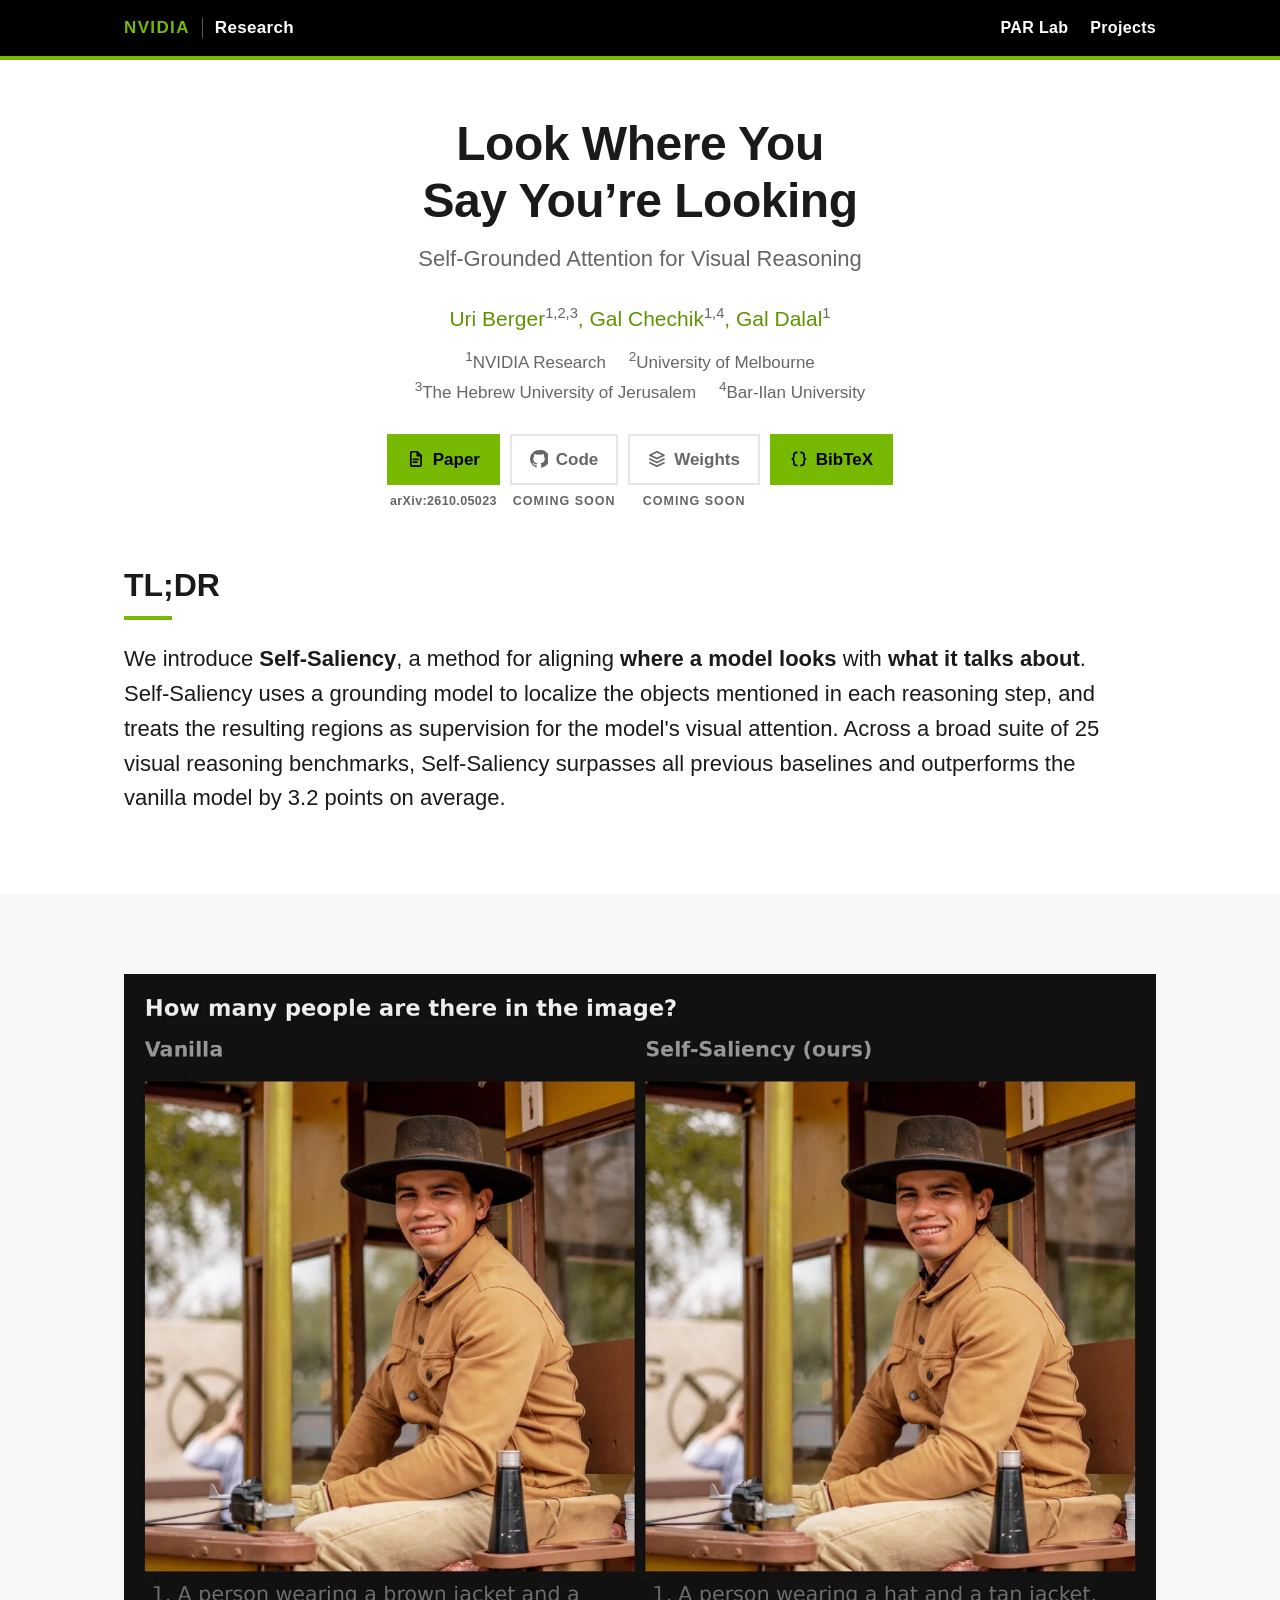
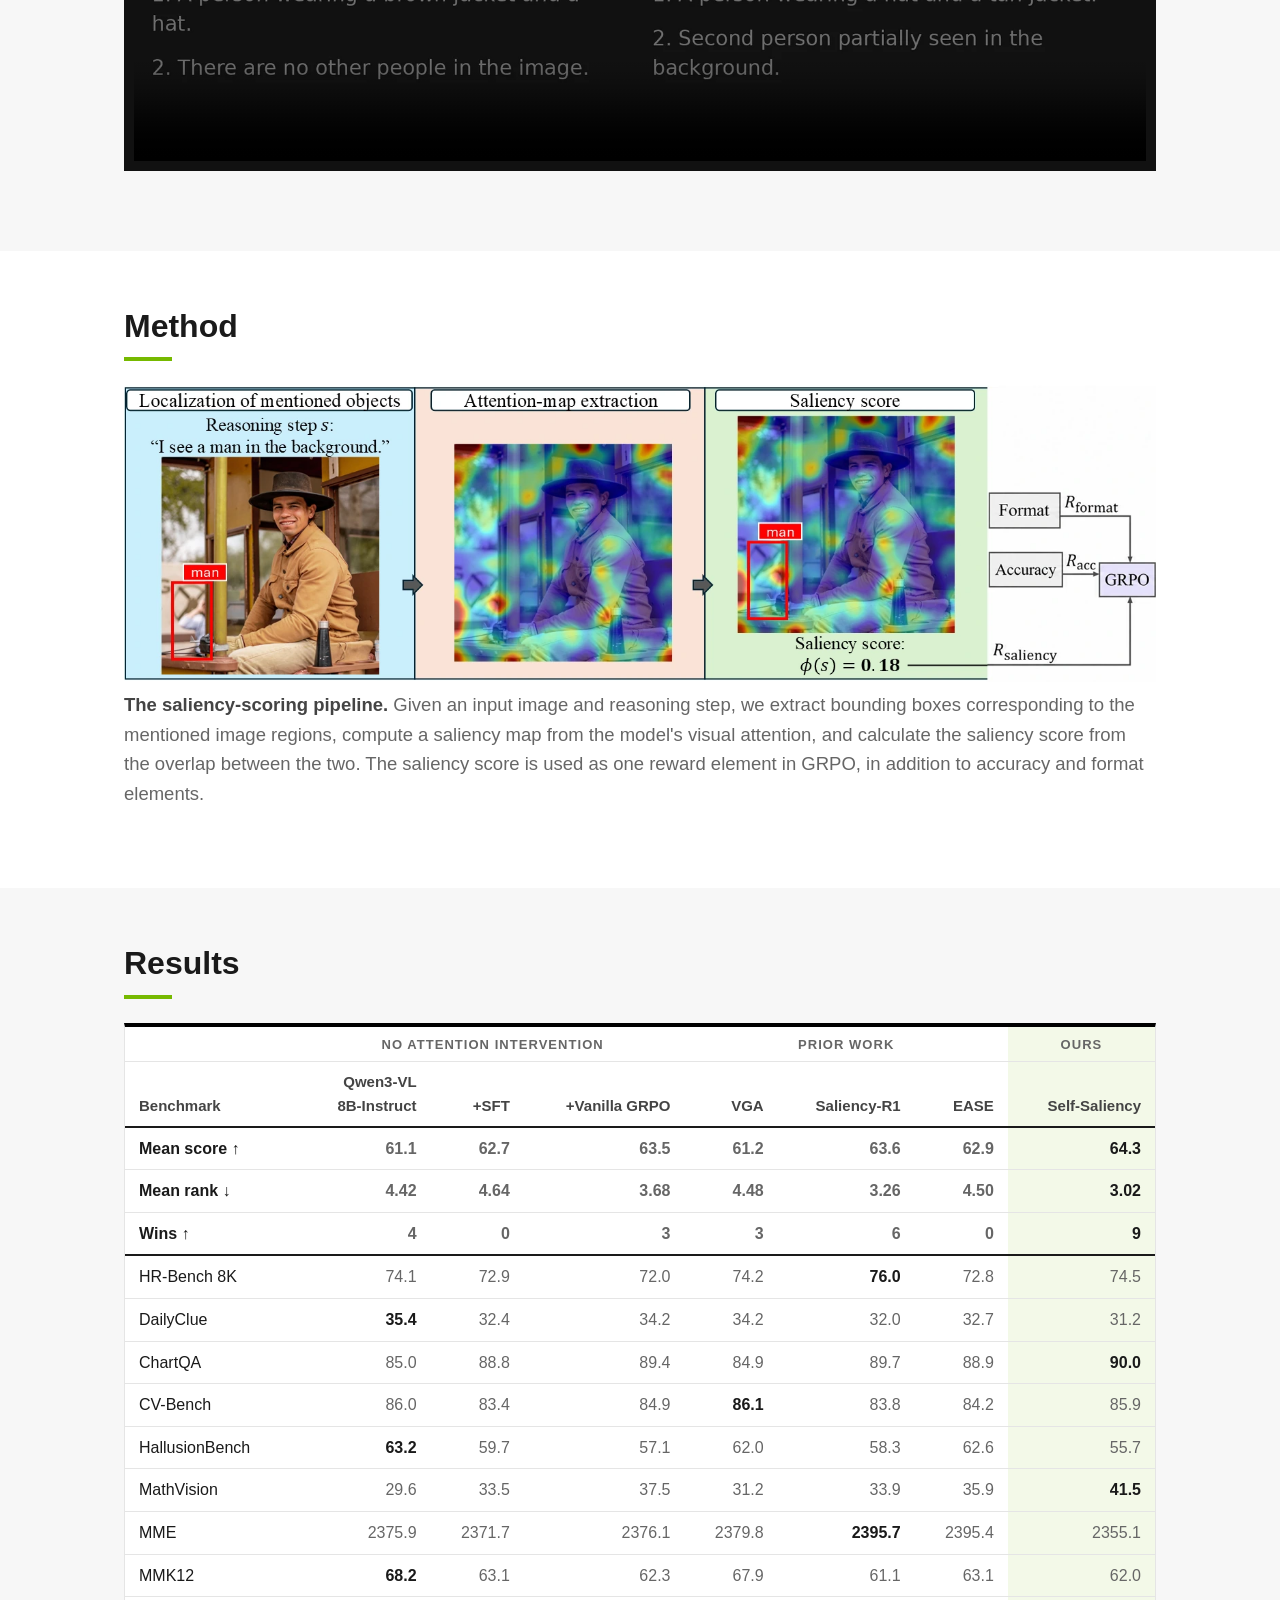
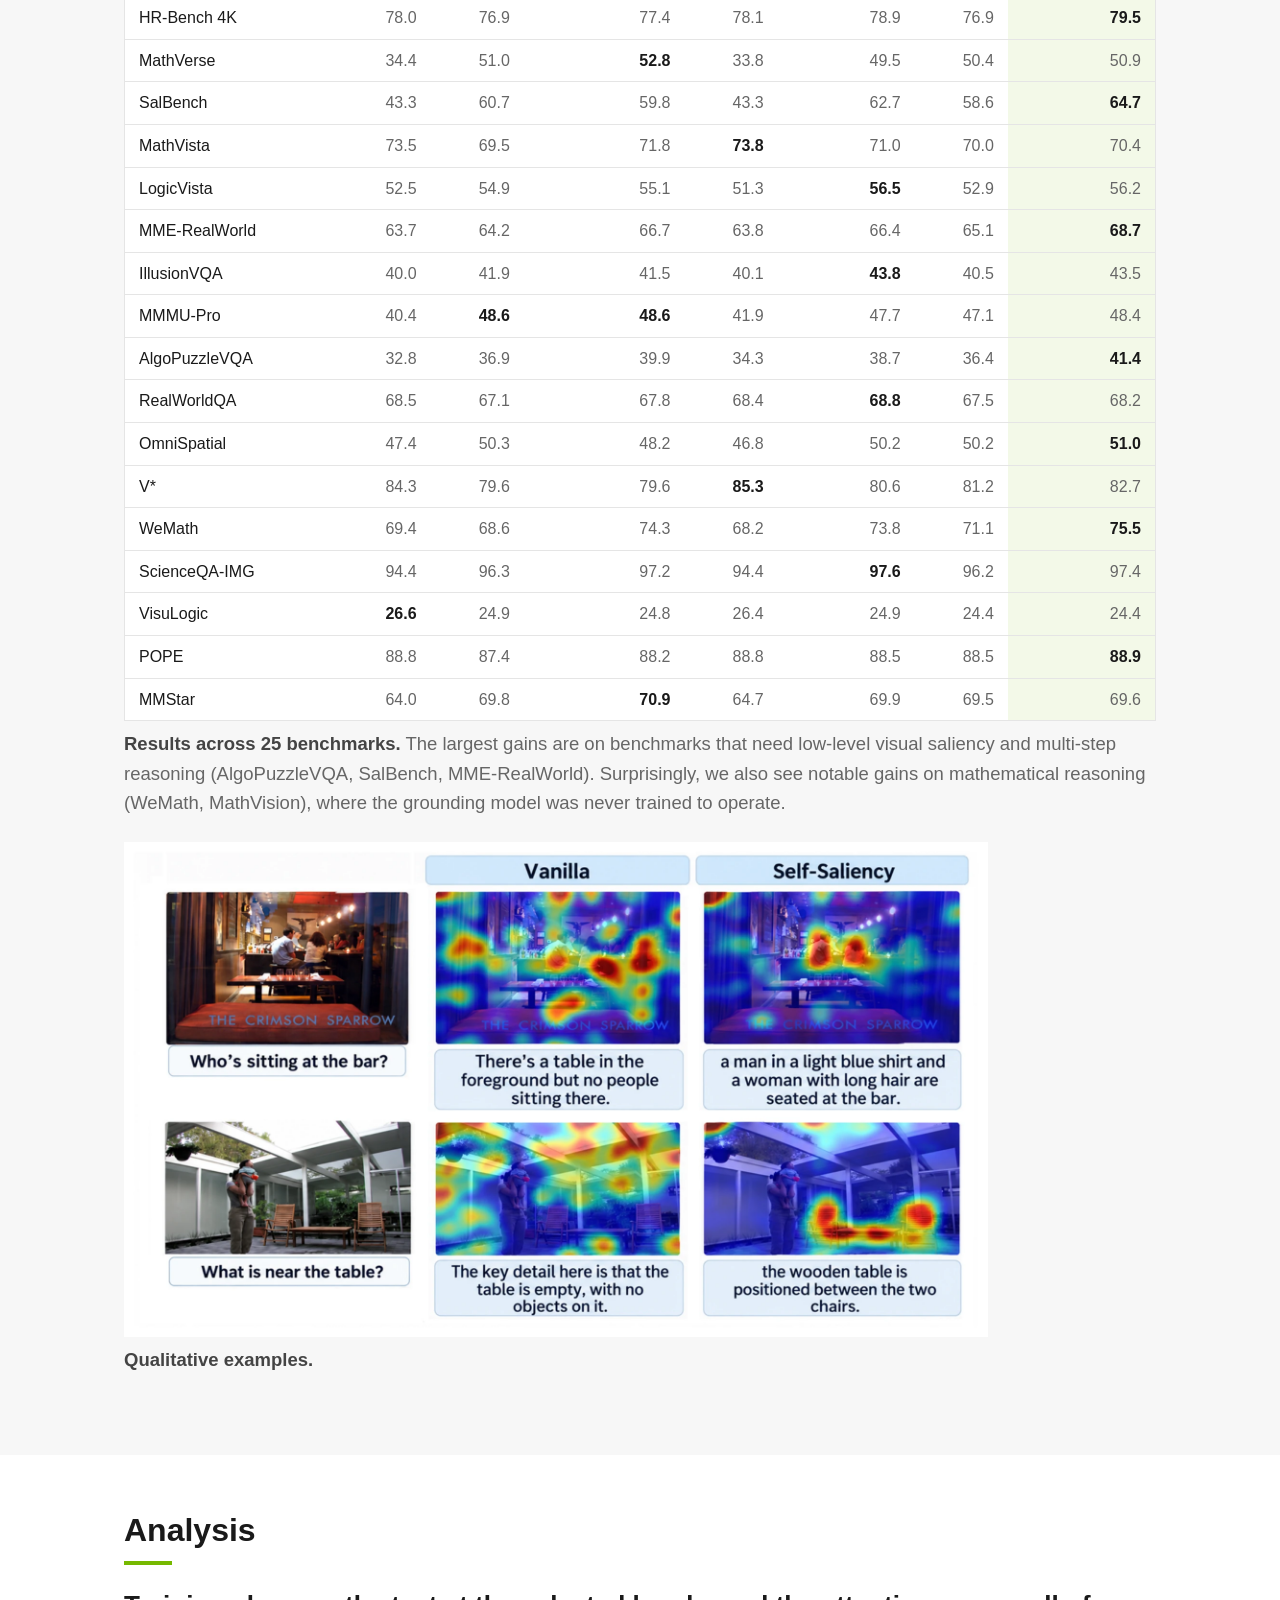
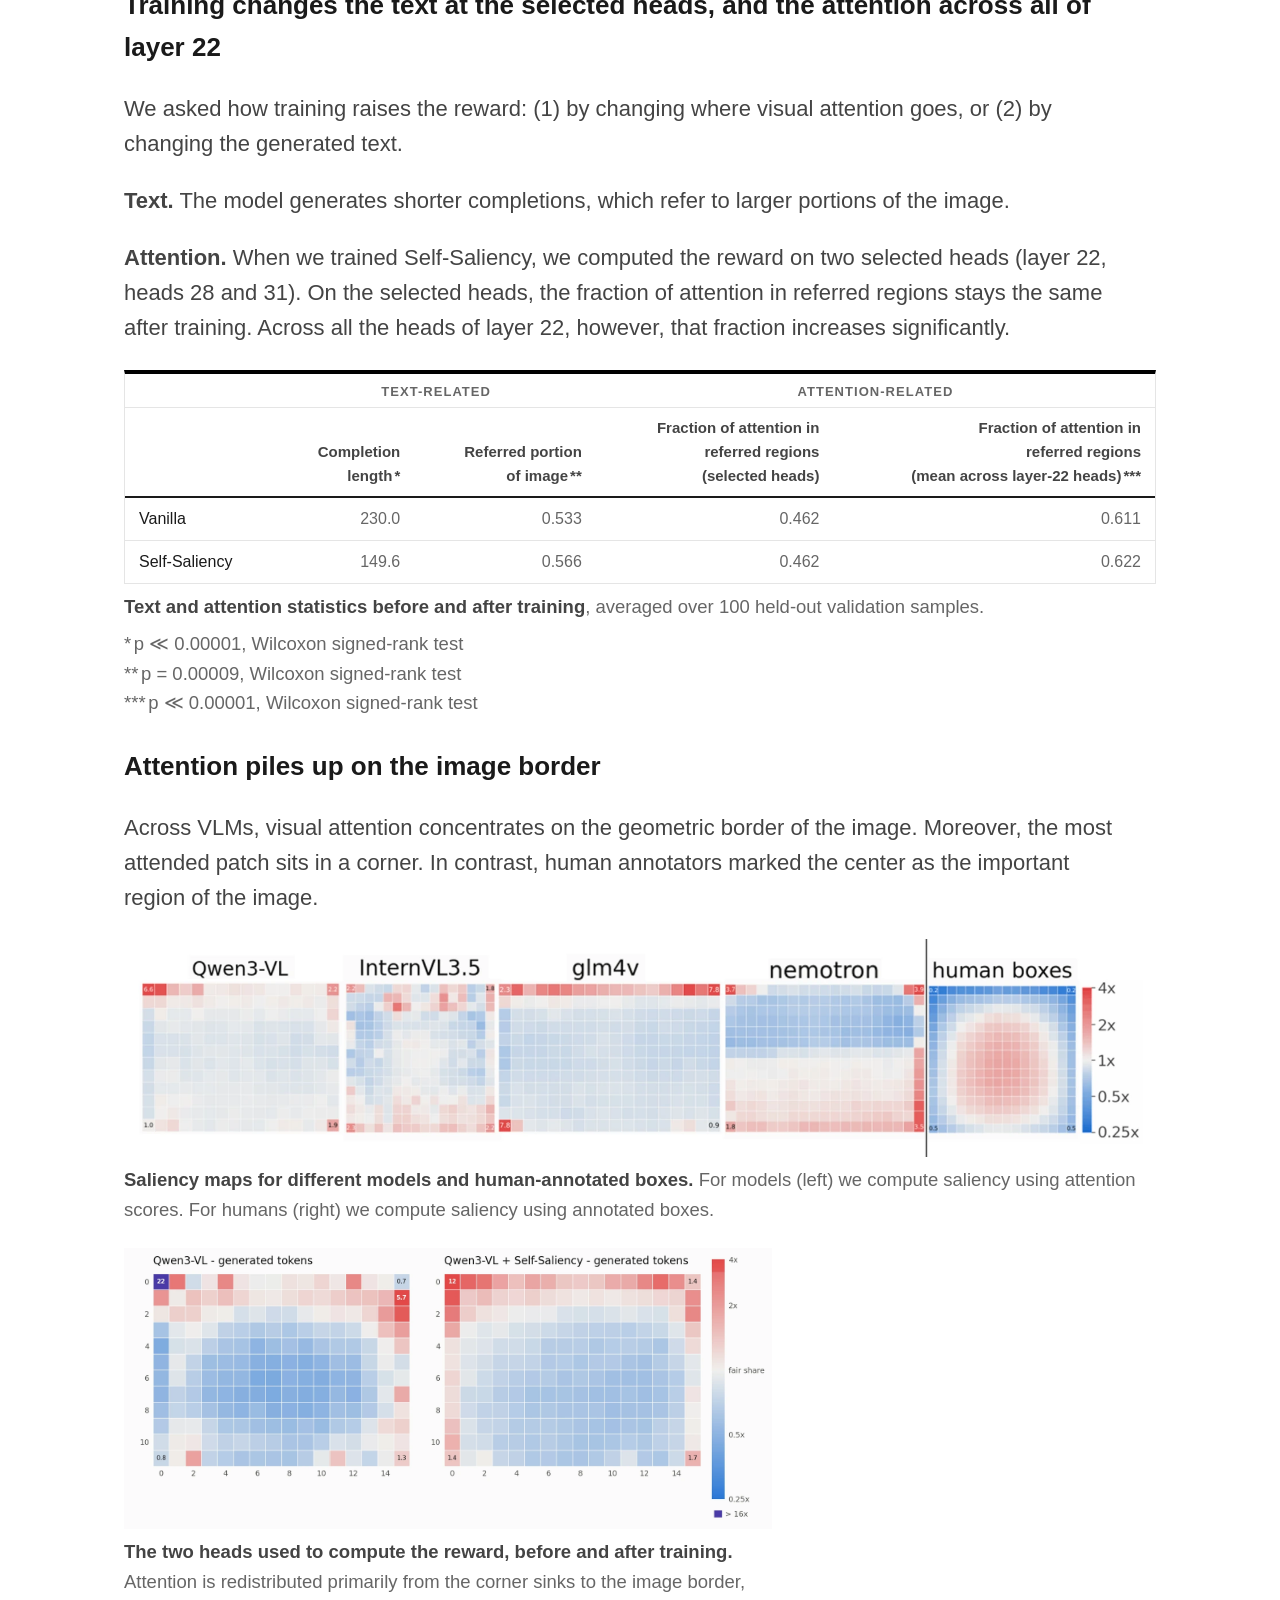
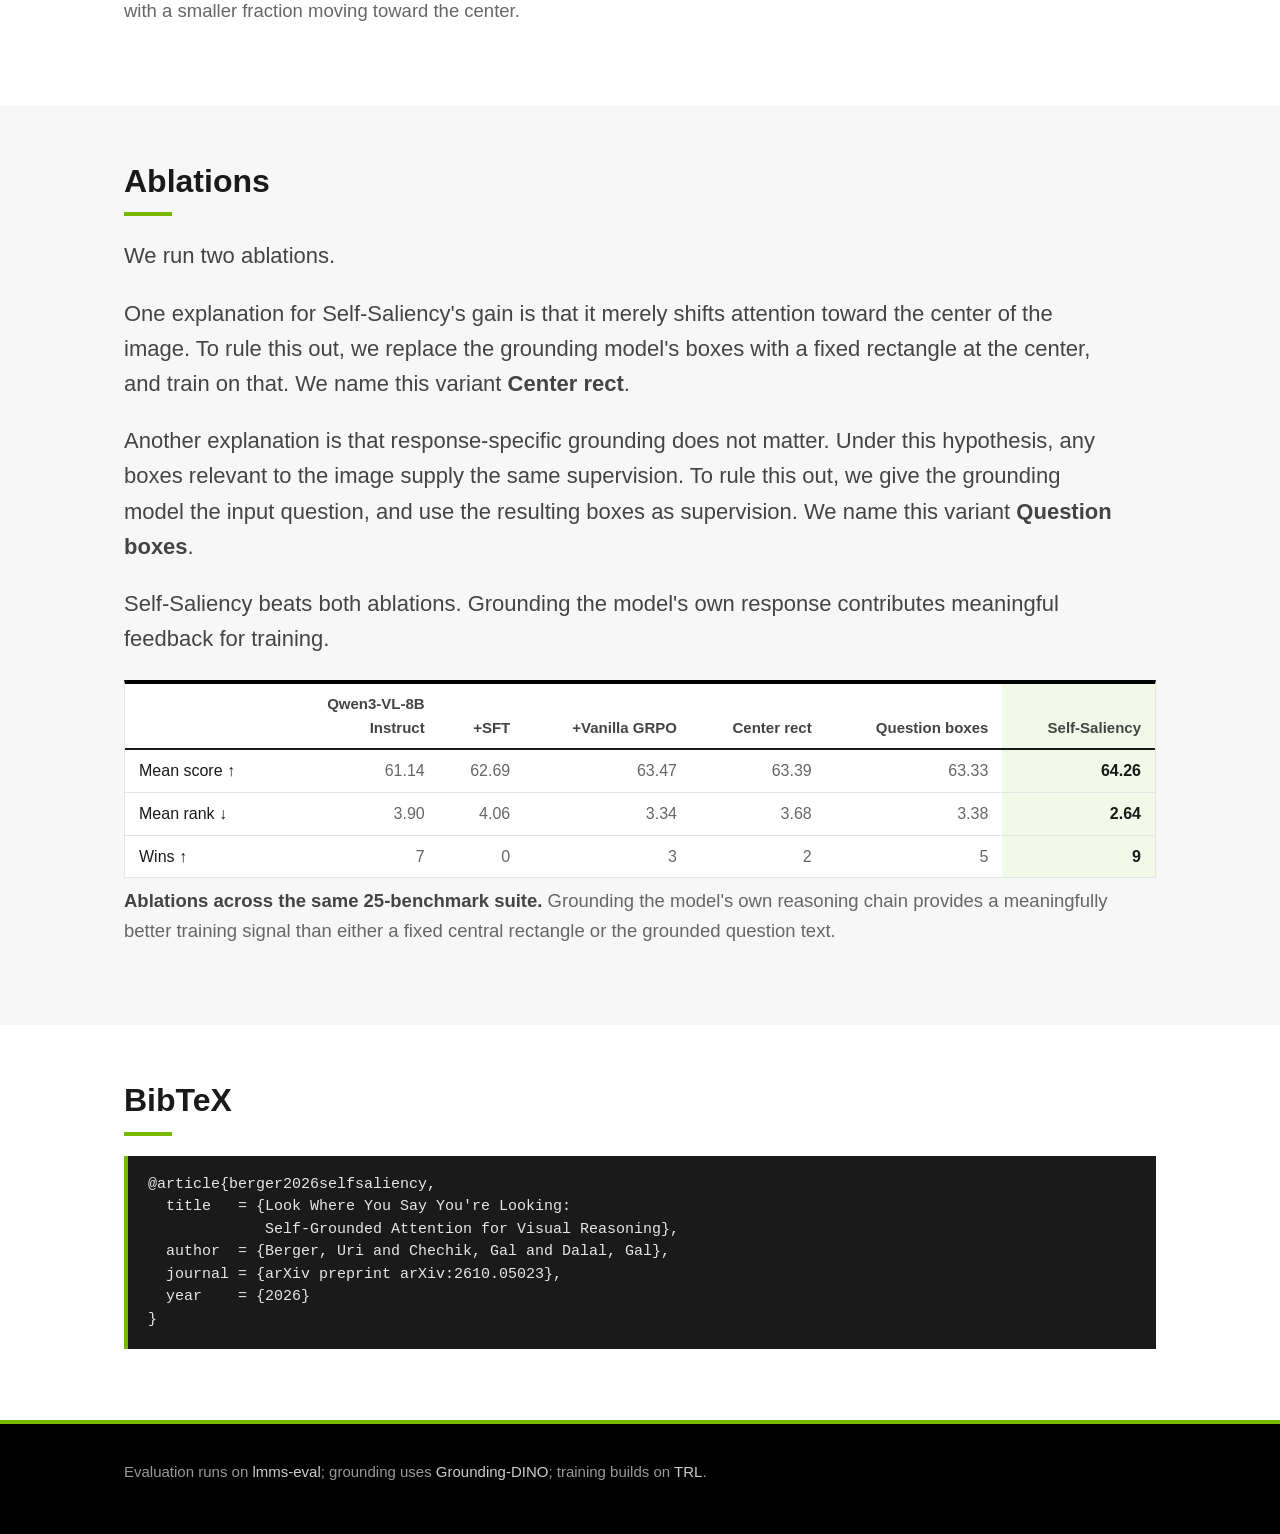
<file: index.html>
<!DOCTYPE html>
<html lang="en">
<head>
<meta charset="utf-8">
<meta name="viewport" content="width=device-width, initial-scale=1">

<title>Self-Saliency &mdash; Look Where You Say You're Looking</title>
<meta name="description" content="Self-Saliency post-trains a vision-language model to put its visual attention inside the image regions its own reasoning chain just named. Best mean score, best mean rank and most wins across a 25-benchmark visual-reasoning suite.">

<link rel="canonical" href="https://uriberger.github.io/self-saliency/">
<meta property="og:type" content="website">
<meta property="og:title" content="Self-Saliency: Look Where You Say You're Looking">
<meta property="og:description" content="Grounding a VLM's own reasoning chain, and rewarding it for attending to the regions it just described.">
<meta property="og:url" content="https://uriberger.github.io/self-saliency/">
<meta property="og:image" content="https://uriberger.github.io/self-saliency/static/images/og-image.jpg">
<meta name="twitter:card" content="summary_large_image">

<!-- Google Scholar -->
<meta name="citation_title" content="Look Where You Say You're Looking: Self-Grounded Attention for Visual Reasoning">
<meta name="citation_author" content="Berger, Uri">
<meta name="citation_author" content="Chechik, Gal">
<meta name="citation_author" content="Dalal, Gal">
<meta name="citation_publication_date" content="2026/10/04">
<meta name="citation_arxiv_id" content="2610.05023">
<meta name="citation_abstract_html_url" content="https://arxiv.org/abs/2610.05023">
<meta name="citation_pdf_url" content="https://arxiv.org/pdf/2610.05023">

<link rel="icon" href="data:image/svg+xml,<svg xmlns='http://www.w3.org/2000/svg' viewBox='0 0 32 32'><circle cx='16' cy='16' r='13' fill='none' stroke='%2376b900' stroke-width='3'/><circle cx='16' cy='16' r='4' fill='%2376b900'/></svg>">
<link rel="stylesheet" href="static/css/nvidia-project.css">
<link rel="stylesheet" href="static/css/index.css">
</head>

<body class="nv">
<a class="skip" href="#main">Skip to content</a>

<header class="nv-topbar">
  <div class="nv-container">
    <a class="nv-brand" href="https://research.nvidia.com/">
      <span class="nv-brand-mark">NVIDIA</span><span class="nv-brand-sep"></span><span>Research</span>
    </a>
    <nav class="nv-topnav" aria-label="NVIDIA Research">
      <a href="https://research.nvidia.com/labs/par/">PAR Lab</a>
      <a href="https://research.nvidia.com/labs/par/projects/">Projects</a>
    </nav>
  </div>
</header>

<main id="main">

<!-- ================================ hero ================================ -->
<div class="nv-container nv-paper-head">
  <h1>Look Where You Say You&rsquo;re Looking</h1>
  <p class="nv-subtitle">Self-Grounded Attention for Visual Reasoning</p>

  <!-- Uri Berger has no research.nvidia.com/person page; wrap the name in an
       <a> once there is a homepage to point at. -->
  <p class="nv-authors">
    Uri Berger<sup>1,2,3</sup>,
    <a href="https://research.nvidia.com/person/gal-chechik">Gal Chechik</a><sup>1,4</sup>,
    <a href="https://research.nvidia.com/person/gal-dalal">Gal Dalal</a><sup>1</sup>
  </p>
  <p class="nv-affil">
    <span><sup>1</sup>NVIDIA Research</span>
    <span><sup>2</sup>University of Melbourne</span>
    <span><sup>3</sup>The Hebrew University of Jerusalem</span>
    <span><sup>4</sup>Bar-Ilan University</span>
  </p>

  <ul class="nv-buttons">
    <li><a class="nv-btn" href="https://arxiv.org/abs/2610.05023">
      <svg class="ico-stroke" viewBox="0 0 16 16" aria-hidden="true"><path d="M9.2 1.6H4.4a1 1 0 00-1 1v10.8a1 1 0 001 1h7.2a1 1 0 001-1V5zM9.2 1.6V5h3.4M5.7 8.4h4.6M5.7 10.8h3.2"/></svg>
      Paper</a><span class="nv-btn-note">arXiv:2610.05023</span></li>
    <li><a class="nv-btn" aria-disabled="true" title="The code release is not public yet">
      <svg class="ico-fill" viewBox="0 0 16 16" aria-hidden="true"><path d="M8 0a8 8 0 00-2.5 15.6c.4.07.55-.17.55-.38v-1.3C3.83 14.3 3.35 13 3.35 13c-.36-.92-.89-1.17-.89-1.17-.73-.5.06-.49.06-.49.8.06 1.23.83 1.23.83.72 1.23 1.88.87 2.34.67.07-.52.28-.87.51-1.07-1.78-.2-3.64-.89-3.64-3.95 0-.87.31-1.59.82-2.15-.08-.2-.36-1.02.08-2.12 0 0 .67-.21 2.2.82a7.6 7.6 0 014 0c1.53-1.03 2.2-.82 2.2-.82.44 1.1.16 1.92.08 2.12.51.56.82 1.28.82 2.15 0 3.07-1.87 3.75-3.65 3.95.29.25.54.73.54 1.48v2.2c0 .21.14.46.55.38A8 8 0 008 0z"/></svg>
      Code</a><span class="nv-btn-note nv-btn-note--soon">Coming soon</span></li>
    <li><a class="nv-btn" aria-disabled="true" title="The trained checkpoints are not released yet">
      <svg class="ico-stroke" viewBox="0 0 16 16" aria-hidden="true"><path d="M8 1.5l6.3 3.1L8 7.7 1.7 4.6zM1.7 8l6.3 3.1L14.3 8M1.7 11.4l6.3 3.1 6.3-3.1"/></svg>
      Weights</a><span class="nv-btn-note nv-btn-note--soon">Coming soon</span></li>
    <li><a class="nv-btn" href="#bibtex">
      <svg class="ico-stroke" viewBox="0 0 16 16" aria-hidden="true"><path d="M6.1 2.2c-2 0-2.7 1.2-2.7 2.7v1.3c0 1-.5 1.5-1.4 1.8.9.3 1.4.8 1.4 1.8v1.3c0 1.5.7 2.7 2.7 2.7M9.9 2.2c2 0 2.7 1.2 2.7 2.7v1.3c0 1 .5 1.5 1.4 1.8-.9.3-1.4.8-1.4 1.8v1.3c0 1.5-.7 2.7-2.7 2.7"/></svg>
      BibTeX</a></li>
  </ul>
</div>

<!-- =============================== tl;dr =============================== -->
<section class="nv-section" aria-labelledby="tldr-h">
  <div class="nv-container nv-tldr">
    <h2 id="tldr-h">TL;DR</h2>
    <p>
      We introduce <b>Self-Saliency</b>, a method for aligning <b>where a model
      looks</b> with <b>what it talks about</b>. Self-Saliency uses a grounding
      model to localize the objects mentioned in each reasoning step, and treats
      the resulting regions as supervision for the model's visual attention.
      Across a broad suite of 25 visual reasoning benchmarks, Self-Saliency
      surpasses all previous baselines and outperforms the vanilla model by 3.2
      points on average.
    </p>
  </div>
</section>

<!-- ============================== teaser ================================ -->
<section class="nv-section nv-alt" aria-label="Teaser">
  <div class="nv-container">
    <figure class="nv-figure nv-figure--dark">
      <video id="teaser" playsinline muted loop controls preload="metadata"
             poster="static/images/chain-poster.webp">
        <source src="static/videos/chain.mp4" type="video/mp4">
        Your browser cannot play this video. It shows two counting questions
        answered side by side: the vanilla model's visual attention scatters and
        it miscounts, while Self-Saliency's attention lands on the people its
        reasoning names and it counts correctly.
      </video>
    </figure>
  </div>
</section>

<!-- =============================== method =============================== -->
<section class="nv-section" aria-labelledby="method-h">
  <div class="nv-container">
    <h2 id="method-h">Method</h2>
    <figure class="nv-figure">
      <img src="static/images/fig2.webp" width="1512" height="435" loading="lazy"
           alt="Pipeline diagram: an input image and reasoning step feed a grounding model that produces bounding boxes; the model's visual attention produces a saliency map; the overlap between the two gives a saliency score, which joins the format and accuracy rewards as input to GRPO.">
      <figcaption>
        <b>The saliency-scoring pipeline.</b> Given an input image and reasoning
        step, we extract bounding boxes corresponding to the mentioned image
        regions, compute a saliency map from the model's visual attention, and
        calculate the saliency score from the overlap between the two. The
        saliency score is used as one reward element in GRPO, in addition to
        accuracy and format elements.
      </figcaption>
    </figure>
  </div>
</section>

<!-- =============================== results ============================== -->
<section class="nv-section nv-alt" aria-labelledby="results-h">
  <div class="nv-container">
    <h2 id="results-h">Results</h2>

    <figure class="nv-figure">
      <div class="nv-table-scroll">
        <table>
          <thead>
            <tr class="colgroup">
              <td></td>
              <th colspan="3" scope="colgroup">No attention intervention</th>
              <th colspan="3" scope="colgroup">Prior work</th>
              <th class="col-ours" scope="colgroup">Ours</th>
            </tr>
            <tr>
              <th scope="col">Benchmark</th>
              <th scope="col">Qwen3-VL<br>8B-Instruct</th>
              <th scope="col">+SFT</th>
              <th scope="col">+Vanilla GRPO</th>
              <th scope="col">VGA</th>
              <th scope="col">Saliency-R1</th>
              <th scope="col">EASE</th>
              <th scope="col" class="col-ours">Self-Saliency</th>
            </tr>
          </thead>
          <tbody>
            <tr class="summary"><th scope="row">Mean score &uarr;</th><td>61.1</td><td>62.7</td><td>63.5</td><td>61.2</td><td>63.6</td><td>62.9</td><td class="col-ours best">64.3</td></tr>
            <tr class="summary"><th scope="row">Mean rank &darr;</th><td>4.42</td><td>4.64</td><td>3.68</td><td>4.48</td><td>3.26</td><td>4.50</td><td class="col-ours best">3.02</td></tr>
            <tr class="summary"><th scope="row">Wins &uarr;</th><td>4</td><td>0</td><td>3</td><td>3</td><td>6</td><td>0</td><td class="col-ours best">9</td></tr>
          </tbody>
          <tbody>
            <tr><th scope="row">HR-Bench 8K</th><td>74.1</td><td>72.9</td><td>72.0</td><td>74.2</td><td class="best">76.0</td><td>72.8</td><td class="col-ours">74.5</td></tr>
            <tr><th scope="row">DailyClue</th><td class="best">35.4</td><td>32.4</td><td>34.2</td><td>34.2</td><td>32.0</td><td>32.7</td><td class="col-ours">31.2</td></tr>
            <tr><th scope="row">ChartQA</th><td>85.0</td><td>88.8</td><td>89.4</td><td>84.9</td><td>89.7</td><td>88.9</td><td class="col-ours best">90.0</td></tr>
            <tr><th scope="row">CV-Bench</th><td>86.0</td><td>83.4</td><td>84.9</td><td class="best">86.1</td><td>83.8</td><td>84.2</td><td class="col-ours">85.9</td></tr>
            <tr><th scope="row">HallusionBench</th><td class="best">63.2</td><td>59.7</td><td>57.1</td><td>62.0</td><td>58.3</td><td>62.6</td><td class="col-ours">55.7</td></tr>
            <tr><th scope="row">MathVision</th><td>29.6</td><td>33.5</td><td>37.5</td><td>31.2</td><td>33.9</td><td>35.9</td><td class="col-ours best">41.5</td></tr>
            <tr><th scope="row">MME</th><td>2375.9</td><td>2371.7</td><td>2376.1</td><td>2379.8</td><td class="best">2395.7</td><td>2395.4</td><td class="col-ours">2355.1</td></tr>
            <tr><th scope="row">MMK12</th><td class="best">68.2</td><td>63.1</td><td>62.3</td><td>67.9</td><td>61.1</td><td>63.1</td><td class="col-ours">62.0</td></tr>
            <tr><th scope="row">HR-Bench 4K</th><td>78.0</td><td>76.9</td><td>77.4</td><td>78.1</td><td>78.9</td><td>76.9</td><td class="col-ours best">79.5</td></tr>
            <tr><th scope="row">MathVerse</th><td>34.4</td><td>51.0</td><td class="best">52.8</td><td>33.8</td><td>49.5</td><td>50.4</td><td class="col-ours">50.9</td></tr>
            <tr><th scope="row">SalBench</th><td>43.3</td><td>60.7</td><td>59.8</td><td>43.3</td><td>62.7</td><td>58.6</td><td class="col-ours best">64.7</td></tr>
            <tr><th scope="row">MathVista</th><td>73.5</td><td>69.5</td><td>71.8</td><td class="best">73.8</td><td>71.0</td><td>70.0</td><td class="col-ours">70.4</td></tr>
            <tr><th scope="row">LogicVista</th><td>52.5</td><td>54.9</td><td>55.1</td><td>51.3</td><td class="best">56.5</td><td>52.9</td><td class="col-ours">56.2</td></tr>
            <tr><th scope="row">MME-RealWorld</th><td>63.7</td><td>64.2</td><td>66.7</td><td>63.8</td><td>66.4</td><td>65.1</td><td class="col-ours best">68.7</td></tr>
            <tr><th scope="row">IllusionVQA</th><td>40.0</td><td>41.9</td><td>41.5</td><td>40.1</td><td class="best">43.8</td><td>40.5</td><td class="col-ours">43.5</td></tr>
            <tr><th scope="row">MMMU-Pro</th><td>40.4</td><td class="best">48.6</td><td class="best">48.6</td><td>41.9</td><td>47.7</td><td>47.1</td><td class="col-ours">48.4</td></tr>
            <tr><th scope="row">AlgoPuzzleVQA</th><td>32.8</td><td>36.9</td><td>39.9</td><td>34.3</td><td>38.7</td><td>36.4</td><td class="col-ours best">41.4</td></tr>
            <tr><th scope="row">RealWorldQA</th><td>68.5</td><td>67.1</td><td>67.8</td><td>68.4</td><td class="best">68.8</td><td>67.5</td><td class="col-ours">68.2</td></tr>
            <tr><th scope="row">OmniSpatial</th><td>47.4</td><td>50.3</td><td>48.2</td><td>46.8</td><td>50.2</td><td>50.2</td><td class="col-ours best">51.0</td></tr>
            <tr><th scope="row">V*</th><td>84.3</td><td>79.6</td><td>79.6</td><td class="best">85.3</td><td>80.6</td><td>81.2</td><td class="col-ours">82.7</td></tr>
            <tr><th scope="row">WeMath</th><td>69.4</td><td>68.6</td><td>74.3</td><td>68.2</td><td>73.8</td><td>71.1</td><td class="col-ours best">75.5</td></tr>
            <tr><th scope="row">ScienceQA-IMG</th><td>94.4</td><td>96.3</td><td>97.2</td><td>94.4</td><td class="best">97.6</td><td>96.2</td><td class="col-ours">97.4</td></tr>
            <tr><th scope="row">VisuLogic</th><td class="best">26.6</td><td>24.9</td><td>24.8</td><td>26.4</td><td>24.9</td><td>24.4</td><td class="col-ours">24.4</td></tr>
            <tr><th scope="row">POPE</th><td>88.8</td><td>87.4</td><td>88.2</td><td>88.8</td><td>88.5</td><td>88.5</td><td class="col-ours best">88.9</td></tr>
            <tr><th scope="row">MMStar</th><td>64.0</td><td>69.8</td><td class="best">70.9</td><td>64.7</td><td>69.9</td><td>69.5</td><td class="col-ours">69.6</td></tr>
          </tbody>
        </table>
      </div>
      <figcaption>
        <b>Results across 25 benchmarks.</b> The largest gains are on benchmarks
        that need low-level visual saliency and multi-step reasoning
        (AlgoPuzzleVQA, SalBench, MME-RealWorld). Surprisingly, we also see
        notable gains on mathematical reasoning (WeMath, MathVision), where the
        grounding model was never trained to operate.
      </figcaption>
    </figure>

    <figure class="nv-figure nv-figure--narrow">
      <img src="static/images/fig3.webp" width="1800" height="1032" loading="lazy"
           alt="Qualitative examples in which Self-Saliency attends to and correctly reads small, low-level visual details.">
      <figcaption>
        <b>Qualitative examples.</b>
      </figcaption>
    </figure>
  </div>
</section>

<!-- ============================== analysis ============================== -->
<section class="nv-section" aria-labelledby="analysis-h">
  <div class="nv-container">
    <h2 id="analysis-h">Analysis</h2>

    <h3>
      Training changes the text at the selected heads, and the attention across
      all of layer 22
    </h3>
    <p>
      We asked how training raises the reward: (1)&nbsp;by changing where visual
      attention goes, or (2)&nbsp;by changing the generated text.
    </p>
    <p>
      <b>Text.</b> The model generates shorter completions, which refer to
      larger portions of the image.
    </p>
    <p>
      <b>Attention.</b> When we trained Self-Saliency, we computed the reward on
      two selected heads (layer 22, heads 28 and 31). On the selected heads, the
      fraction of attention in
      referred regions stays the same after training. Across all the heads of
      layer 22, however, that fraction increases significantly.
    </p>

    <figure class="nv-figure">
      <div class="nv-table-scroll">
        <table>
          <thead>
            <tr class="colgroup">
              <td></td>
              <th colspan="2" scope="colgroup">Text-related</th>
              <th colspan="2" scope="colgroup">Attention-related</th>
            </tr>
            <tr>
              <th scope="col"></th>
              <th scope="col">Completion<br>length&#8239;*</th>
              <th scope="col">Referred portion<br>of image&#8239;**</th>
              <th scope="col">Fraction of attention in<br>referred regions<br>(selected heads)</th>
              <th scope="col">Fraction of attention in<br>referred regions<br>(mean across layer-22 heads)&#8239;***</th>
            </tr>
          </thead>
          <tbody>
            <tr><th scope="row">Vanilla</th><td>230.0</td><td>0.533</td><td>0.462</td><td>0.611</td></tr>
            <tr><th scope="row">Self-Saliency</th><td>149.6</td><td>0.566</td><td>0.462</td><td>0.622</td></tr>
          </tbody>
        </table>
      </div>
      <figcaption>
        <b>Text and attention statistics before and after training</b>, averaged
        over 100 held-out validation samples.
        <span class="nv-footnotes">
          *&#8239;p&nbsp;&#8810;&nbsp;0.00001, Wilcoxon signed-rank test<br>
          **&#8239;p&nbsp;=&nbsp;0.00009, Wilcoxon signed-rank test<br>
          ***&#8239;p&nbsp;&#8810;&nbsp;0.00001, Wilcoxon signed-rank test
        </span>
      </figcaption>
    </figure>

    <h3>Attention piles up on the image border</h3>
    <p>
      Across VLMs, visual attention concentrates on the geometric border of the
      image. Moreover, the most attended patch sits in a corner. In contrast,
      human annotators marked the center as the important region of the image.
    </p>

    <figure class="nv-figure">
      <img src="static/images/fig4.webp" width="1800" height="380" loading="lazy"
           alt="Five patch-grid heatmaps, separated by a vertical rule. The four model maps on the left light up along the image border with a bright corner; the human-annotation map on the right is brightest in the middle.">
      <figcaption>
        <b>Saliency maps for different models and human-annotated boxes.</b> For
        models (left) we compute saliency using attention scores. For humans
        (right) we compute saliency using annotated boxes.
      </figcaption>
    </figure>

    <figure class="nv-figure nv-figure--mid">
      <img src="static/images/fig5.webp" width="1600" height="694" loading="lazy"
           alt="Two patch-grid heatmaps of the two heads used to compute the reward, before and after training. Before training the top-left corner is violet, the colour reserved for patches above 16 times a fair share. After training the same corner is red, inside the scale, and the attention is spread along the border and toward the center.">
      <figcaption>
        <b>The two heads used to compute the reward, before and after
        training.</b> Attention is redistributed primarily from the corner sinks
        to the image border, with a smaller fraction moving toward the center.
      </figcaption>
    </figure>
  </div>
</section>

<!-- ============================= ablations ============================== -->
<section class="nv-section nv-alt" aria-labelledby="ablation-h">
  <div class="nv-container">
    <h2 id="ablation-h">Ablations</h2>

    <p>We run two ablations.</p>
    <p>
      One explanation for Self-Saliency's gain is that it merely shifts
      attention toward the center of the image. To rule this out, we replace the
      grounding model's boxes with a fixed rectangle at the center, and train on
      that. We name this variant <b>Center rect</b>.
    </p>
    <p>
      Another explanation is that response-specific grounding does not matter.
      Under this hypothesis, any boxes relevant to the image supply the same
      supervision. To rule this out, we give the grounding model the input
      question, and use the resulting boxes as supervision. We name this variant
      <b>Question boxes</b>.
    </p>
    <p>
      Self-Saliency beats both ablations. Grounding the model's own response
      contributes meaningful feedback for training.
    </p>

    <figure class="nv-figure">
      <div class="nv-table-scroll">
        <table>
          <thead>
            <tr>
              <th scope="col"></th>
              <th scope="col">Qwen3-VL-8B<br>Instruct</th>
              <th scope="col">+SFT</th>
              <th scope="col">+Vanilla GRPO</th>
              <th scope="col">Center rect</th>
              <th scope="col">Question boxes</th>
              <th scope="col" class="col-ours">Self-Saliency</th>
            </tr>
          </thead>
          <tbody>
            <tr><th scope="row">Mean score &uarr;</th><td>61.14</td><td>62.69</td><td>63.47</td><td>63.39</td><td>63.33</td><td class="col-ours best">64.26</td></tr>
            <tr><th scope="row">Mean rank &darr;</th><td>3.90</td><td>4.06</td><td>3.34</td><td>3.68</td><td>3.38</td><td class="col-ours best">2.64</td></tr>
            <tr><th scope="row">Wins &uarr;</th><td>7</td><td>0</td><td>3</td><td>2</td><td>5</td><td class="col-ours best">9</td></tr>
          </tbody>
        </table>
      </div>
      <figcaption>
        <b>Ablations across the same 25-benchmark suite.</b> Grounding the
        model's own reasoning chain provides a meaningfully better training
        signal than either a fixed central rectangle or the grounded question
        text.
      </figcaption>
    </figure>
  </div>
</section>

<!-- ============================== bibtex =============================== -->
<section class="nv-section" id="bibtex" aria-labelledby="bibtex-h">
  <div class="nv-container">
    <h2 id="bibtex-h">BibTeX</h2>
<pre class="nv-bibtex"><code>@article{berger2026selfsaliency,
  title   = {Look Where You Say You're Looking:
             Self-Grounded Attention for Visual Reasoning},
  author  = {Berger, Uri and Chechik, Gal and Dalal, Gal},
  journal = {arXiv preprint arXiv:2610.05023},
  year    = {2026}
}</code></pre>
  </div>
</section>

</main>

<footer class="nv-footer">
  <div class="nv-container">
    <p>
      Evaluation runs on <a href="https://github.com/EvolvingLMMs-Lab/lmms-eval">lmms-eval</a>;
      grounding uses <a href="https://github.com/IDEA-Research/GroundingDINO">Grounding-DINO</a>;
      training builds on <a href="https://github.com/huggingface/trl">TRL</a>.
    </p>
  </div>
</footer>

<script src="static/js/index.js"></script>
</body>
</html>
</file>
<file: static/css/nvidia-project.css>
/* Shared NVIDIA Research style for PAR project pages.
   Usage: <link rel="stylesheet" href="../assets/nvidia-project.css"> */

:root {
  --nv-green: #76b900;
  --nv-green-dark: #5e9400;
  --nv-black: #000000;
  --nv-ink: #1a1a1a;
  --nv-ink-2: #444444;
  --nv-ink-3: #666666;
  --nv-rule: #e5e5e5;
  --nv-bg-alt: #f7f7f7;
  --nv-white: #ffffff;
  --nv-max: 1080px;
  --nv-font: "NVIDIA Sans", "NVIDIA", Arial, Helvetica, sans-serif;
  --nv-mono: "Roboto Mono", Menlo, Consolas, monospace;
}

*, *::before, *::after { box-sizing: border-box; }

html { scroll-behavior: smooth; }

body.nv {
  margin: 0;
  font-family: var(--nv-font);
  font-size: 17px;
  line-height: 1.6;
  color: var(--nv-ink);
  background: var(--nv-white);
  -webkit-font-smoothing: antialiased;
}

.nv a { color: var(--nv-green-dark); text-decoration: none; }
.nv a:hover { text-decoration: underline; }

.nv-container { max-width: var(--nv-max); margin: 0 auto; padding: 0 24px; }

/* Top bar */
.nv-topbar {
  background: var(--nv-black);
  border-bottom: 4px solid var(--nv-green);
}
.nv-topbar .nv-container {
  display: flex; align-items: center; justify-content: space-between;
  height: 56px;
}
.nv-topbar a { color: var(--nv-white); font-weight: 700; letter-spacing: .02em; }
.nv-topbar a:hover { color: var(--nv-green); text-decoration: none; }
.nv-brand { display: flex; align-items: center; gap: 12px; font-size: 15px; }
.nv-brand .nv-brand-mark { color: var(--nv-green); font-weight: 800; letter-spacing: .08em; }
.nv-brand .nv-brand-sep { width: 1px; height: 20px; background: #555; }
.nv-topnav { display: flex; gap: 22px; font-size: 14px; }

/* Hero */
.nv-hero {
  background: var(--nv-black);
  color: var(--nv-white);
  padding: 64px 0 56px;
}
.nv-eyebrow {
  display: inline-block;
  color: var(--nv-green);
  font-size: 13px; font-weight: 700; text-transform: uppercase; letter-spacing: .14em;
  margin-bottom: 14px;
}
.nv-hero h1 {
  margin: 0 0 18px;
  font-size: clamp(30px, 4.4vw, 48px);
  line-height: 1.12; font-weight: 800; letter-spacing: -.01em;
}
.nv-hero .nv-lede { max-width: 820px; font-size: 19px; color: #d0d0d0; margin: 0; }
.nv-authors { margin: 18px 0 6px; font-size: 17px; }
.nv-authors a { color: var(--nv-white); border-bottom: 1px solid #555; }
.nv-authors a:hover { border-color: var(--nv-green); text-decoration: none; }
.nv-affil { font-size: 14px; color: #aaaaaa; }
.nv-venue {
  display: inline-block; margin-top: 16px; padding: 4px 10px;
  border: 1px solid var(--nv-green); color: var(--nv-green);
  font-size: 13px; font-weight: 700; letter-spacing: .06em; text-transform: uppercase;
}

/* Buttons */
.nv-buttons { display: flex; flex-wrap: wrap; gap: 10px; margin-top: 26px; }
.nv-btn {
  display: inline-flex; align-items: center; gap: 8px;
  padding: 10px 18px;
  background: var(--nv-green); color: var(--nv-black) !important;
  font-weight: 700; font-size: 15px;
  border: 2px solid var(--nv-green);
  transition: background .15s, color .15s;
}
.nv-btn:hover { background: transparent; color: var(--nv-green) !important; text-decoration: none; }
.nv-btn.nv-btn-outline { background: transparent; color: var(--nv-white) !important; border-color: #666; }
.nv-btn.nv-btn-outline:hover { border-color: var(--nv-green); color: var(--nv-green) !important; }

/* Sections */
.nv-section { padding: 56px 0; }
.nv-section.nv-alt { background: var(--nv-bg-alt); }
.nv-section h2 {
  margin: 0 0 20px; font-size: 28px; font-weight: 800; line-height: 1.2;
}
.nv-section h2::after {
  content: ""; display: block; width: 48px; height: 4px;
  background: var(--nv-green); margin-top: 12px;
}
.nv-section h3 { font-size: 20px; margin: 28px 0 10px; }
.nv-section p { color: var(--nv-ink-2); max-width: 860px; }

.nv-figure { margin: 24px 0; }
.nv-figure img, .nv-figure video { display: block; width: 100%; height: auto; }
.nv-figure figcaption { font-size: 14px; color: var(--nv-ink-3); margin-top: 8px; }

.nv-bibtex {
  background: var(--nv-ink); color: #e6e6e6;
  padding: 18px 20px; overflow-x: auto;
  font-family: var(--nv-mono); font-size: 13.5px; line-height: 1.5;
  border-left: 4px solid var(--nv-green);
}

/* Project cards (used by /projects/ index) */
.nv-grid {
  display: grid; gap: 24px;
  grid-template-columns: repeat(auto-fill, minmax(300px, 1fr));
}
.nv-card {
  display: flex; flex-direction: column;
  background: var(--nv-white);
  border: 1px solid var(--nv-rule);
  border-top: 4px solid var(--nv-black);
  padding: 22px 22px 20px;
  color: var(--nv-ink) !important;
  transition: border-color .15s, transform .15s, box-shadow .15s;
}
.nv-card:hover {
  border-top-color: var(--nv-green);
  transform: translateY(-2px);
  box-shadow: 0 8px 24px rgba(0,0,0,.08);
  text-decoration: none !important;
}
.nv-card .nv-card-name { font-size: 22px; font-weight: 800; margin: 0 0 6px; }
.nv-card .nv-card-title { font-size: 15px; color: var(--nv-ink-2); margin: 0 0 14px; flex: 1; }
.nv-card .nv-card-meta {
  font-size: 12px; font-weight: 700; text-transform: uppercase; letter-spacing: .08em;
  color: var(--nv-green-dark);
}
.nv-card .nv-card-cta { margin-top: 10px; font-size: 14px; font-weight: 700; color: var(--nv-black); }
.nv-card:hover .nv-card-cta { color: var(--nv-green-dark); }

/* Footer */
.nv-footer {
  background: var(--nv-black); color: #999999;
  padding: 36px 0 44px; font-size: 13.5px;
  border-top: 4px solid var(--nv-green);
}
.nv-footer a { color: #cccccc; }
.nv-footer a:hover { color: var(--nv-green); }
.nv-footer .nv-legal { display: flex; flex-wrap: wrap; gap: 6px 18px; margin: 10px 0 0; padding: 0; list-style: none; }
.nv-footer .nv-copy { margin: 0; }

@media (max-width: 640px) {
  .nv-topnav { display: none; }
  .nv-hero { padding: 44px 0 40px; }
  .nv-section { padding: 40px 0; }
}
</file>
<file: static/css/index.css>
/* Self-Saliency project page — page-specific styles.
   Layered on static/css/nvidia-project.css, the shared NVIDIA Research project
   stylesheet, which supplies the top bar, the section/figure/BibTeX/footer
   rules, the green button and every --nv-* token used below. Only what that
   file does not already cover belongs here.

   Light only, deliberately: the NVIDIA template has no dark variant, and a
   second theme would drift from it on every future edit. */

:root {
  --measure: 62rem;   /* prose column; --nv-max is the page's outer width */
}

/* ---------- type scale ----------
   Every size in the shared stylesheet is an absolute px value, so raising the
   body alone scales nothing: each one has to be lifted by hand. These are the
   vendored sizes at roughly 1.15x, rounded to whole px. This block is the only
   place that overrides nvidia-project.css purely for size — change the factor
   here rather than sprinkling sizes through the rules below. */

body.nv            { font-size: 19px; }
.nv-brand          { font-size: 17px; }
.nv-topnav         { font-size: 16px; }
.nv-btn            { font-size: 17px; }
.nv-section h2     { font-size: 32px; }
.nv-section h3     { font-size: 26px; }
.nv-figure figcaption { font-size: 18.5px; }
.nv-bibtex         { font-size: 15px; }
.nv-footer         { font-size: 15px; }

.skip { position: absolute; left: -9999px; }
.skip:focus {
  left: 16px; top: 16px; z-index: 100;
  background: var(--nv-white); color: var(--nv-ink);
  padding: 10px 16px; border: 2px solid var(--nv-green);
}

:focus-visible { outline: 2px solid var(--nv-green); outline-offset: 2px; }

/* ---------- hero ---------- */

.nv-paper-head {
  padding: 56px 0 8px;
  text-align: center;
}

.nv-paper-head h1 {
  margin: 0;
  font-size: clamp(32px, 4.1vw, 48px);
  line-height: 1.18;
  font-weight: 800;
  letter-spacing: -0.01em;
  max-width: 22ch;
  margin-inline: auto;
  text-wrap: balance;
}

.nv-paper-head .nv-subtitle {
  margin: 12px auto 0;
  max-width: 46ch;
  font-size: 22px;
  color: var(--nv-ink-3);
  text-wrap: balance;
}

/* the reference page puts author names in the green, because there every name
   is a link to a person page. Only two of ours have one, so the colour is set
   on the paragraph: the three names read as one list rather than two green and
   one black, and the two that are links still underline on hover. */
.nv-paper-head .nv-authors {
  margin: 26px auto 0;
  max-width: 60ch;
  font-size: 21px;
  color: var(--nv-green-dark);
}
.nv-paper-head .nv-authors sup { font-size: 0.7em; color: var(--nv-ink-3); }
/* the shared .nv-authors a is white-on-black, for the dark .nv-hero this page
   does not use. On white that renders the name invisible above its underline. */
.nv-paper-head .nv-authors a {
  color: var(--nv-green-dark);
  border-bottom: 0;
}
.nv-paper-head .nv-authors a:hover { text-decoration: underline; }

.nv-paper-head .nv-affil {
  margin: 10px auto 0;
  max-width: 68ch;
  font-size: 17px;
  color: var(--nv-ink-3);
}
/* each affiliation is atomic: lines break between them, never inside a name */
.nv-paper-head .nv-affil span {
  display: inline-block; white-space: nowrap; margin: 0 9px;
}
.nv-paper-head .nv-affil sup { font-size: 0.8em; }

/* buttons, centred under the authors rather than left-aligned */
.nv-paper-head .nv-buttons { justify-content: center; margin-top: 28px; }
.nv-buttons li { list-style: none; display: flex; flex-direction: column; align-items: center; gap: 6px; }
.nv-buttons ul, ul.nv-buttons { padding: 0; margin-top: 28px; }

/* a button for something not released yet: present, obviously inert */
.nv-btn[aria-disabled="true"] {
  background: transparent;
  color: var(--nv-ink-3) !important;
  border-color: var(--nv-rule);
  cursor: not-allowed;
}
.nv-btn[aria-disabled="true"]:hover {
  background: transparent;
  color: var(--nv-ink-3) !important;
  border-color: var(--nv-rule);
}
/* the small line under a button: the paper's arXiv id, or a release status.
   The status variant is upper-cased; an identifier must not be, or 2610.05023
   arrives under a shouted "ARXIV:". */
.nv-btn-note {
  font-size: 12.5px; font-weight: 700;
  letter-spacing: 0.03em;
  color: var(--nv-ink-3);
  font-variant-numeric: tabular-nums;
}
.nv-btn-note--soon { letter-spacing: 0.08em; text-transform: uppercase; }

.nv-btn svg { width: 1.05em; height: 1.05em; flex: none; }
.nv-btn svg.ico-fill { fill: currentColor; }
.nv-btn svg.ico-stroke {
  fill: none; stroke: currentColor;
  stroke-width: 1.5; stroke-linecap: round; stroke-linejoin: round;
}

/* ---------- TL;DR ---------- */

.nv-tldr p {
  font-size: 27px;
  line-height: 1.58;
  color: var(--nv-ink);
  max-width: 60ch;
}
.nv-tldr b { font-weight: 700; }

/* ---------- sections ---------- */

/* Section copy and captions both go up ~1.15x, keeping the gap between them: 22/18.5
   is the 19/16 they were. h3 and the TL;DR move with them, since both sizes exist to
   sit a fixed step above body copy -- raise the body alone and h3 lands on top of it. */
.nv-section p { max-width: var(--measure); font-size: 22px; }
.nv-section h3 { font-weight: 700; }
.nv-section h3:first-of-type { margin-top: 0; }

/* the teaser follows the head directly; it does not need a full section's gap */
.nv-paper-head + .nv-section { padding-top: 28px; }

/* the teaser sits on its own near-black canvas; match it so the clip does not
   sit inside a lighter box */
.nv-figure--dark { background: #111111; padding: 10px; }

.nv-figure figcaption b { color: var(--nv-ink-2); font-weight: 700; }
.nv-figure--narrow { max-width: 54rem; }
.nv-figure--mid    { max-width: 40.5rem; }   /* 1.5x the half-width it replaced */

/* the significance key under a caption: same size and colour, its own block */
.nv-footnotes {
  display: block;
  margin-top: 8px;
  font-variant-numeric: tabular-nums;
}

/* ---------- tables ---------- */

.nv-table-scroll {
  overflow-x: auto;
  background: var(--nv-white);   /* reads as a card on the grey .nv-alt sections */
  border: 1px solid var(--nv-rule);
  border-top: 4px solid var(--nv-black);
}

table {
  border-collapse: collapse;
  width: 100%;
  font-size: 16px;
  font-variant-numeric: tabular-nums;
}

th, td {
  padding: 8px 14px;
  text-align: right;
  white-space: nowrap;
  border-bottom: 1px solid var(--nv-rule);
}

/* losing cells recede, so the winner carries weight AND ink contrast without
   recruiting a hue, which would fight the green accent */
tbody td { color: var(--nv-ink-3); }
td.best { font-weight: 800; color: var(--nv-ink); }

thead th {
  position: sticky; top: 0;
  background: var(--nv-white);
  color: var(--nv-ink-2);
  font-weight: 700;
  font-size: 15px;
  vertical-align: bottom;
  border-bottom: 2px solid var(--nv-ink);
}
thead tr:not(.colgroup) th:first-child { text-align: left; }

th[scope="row"] {
  position: sticky; left: 0;
  background: var(--nv-white);
  text-align: left;
  font-weight: 500;
  color: var(--nv-ink);
}

tbody tr:last-child th, tbody tr:last-child td { border-bottom: none; }

.colgroup th {
  text-align: center;
  font-size: 13px; font-weight: 700;
  letter-spacing: 0.08em; text-transform: uppercase;
  color: var(--nv-ink-3);
  border-bottom: 1px solid var(--nv-rule);
  padding-bottom: 5px;
}

.col-ours { background: rgba(118, 185, 0, 0.09); }
thead th.col-ours { background: rgba(118, 185, 0, 0.09); }

/* the summary rows lead the table, so the rule that sets them apart goes under
   the last of them rather than over the first */
tr.summary td, tr.summary th[scope="row"] { font-weight: 700; }
tbody:first-of-type tr.summary:last-child th[scope="row"],
tbody:first-of-type tr.summary:last-child td { border-bottom: 2px solid var(--nv-ink); }

/* ---------- footer ---------- */

.nv-footer p { margin: 0 0 6px; max-width: var(--measure); }

@media (max-width: 640px) {
  .nv-paper-head { padding-top: 36px; }
  .nv-tldr p { font-size: 24px; }
  th, td { padding: 7px 10px; }
}
</file>
